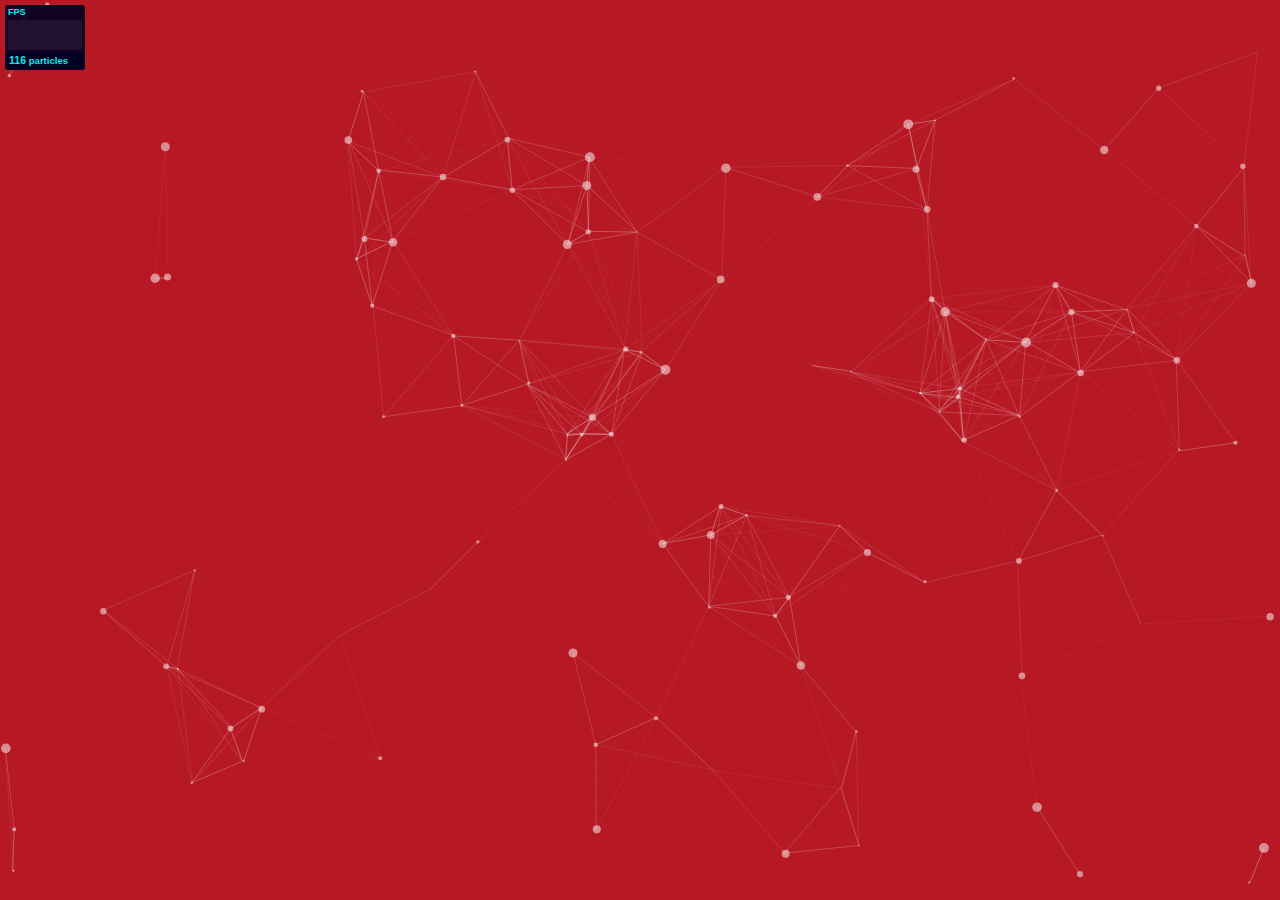
<file: mywebsite/particles.js-master/demo/index.html>
<!DOCTYPE html>
<html lang="en">
<head>
  <meta charset="utf-8">
  <title>particles.js</title>
  <meta name="description" content="particles.js is a lightweight JavaScript library for creating particles.">
  <meta name="author" content="Vincent Garreau" />
  <meta name="viewport" content="width=device-width, initial-scale=1.0, minimum-scale=1.0, maximum-scale=1.0, user-scalable=no">
  <link rel="stylesheet" media="screen" href="css/style.css">
</head>
<body>

<!-- count particles -->
<div class="count-particles">
  <span class="js-count-particles">--</span> particles
</div>

<!-- particles.js container -->
<div id="particles-js"></div>

<!-- scripts -->
<script src="../particles.js"></script>
<script src="js/app.js"></script>

<!-- stats.js -->
<script src="js/lib/stats.js"></script>
<script>
  var count_particles, stats, update;
  stats = new Stats;
  stats.setMode(0);
  stats.domElement.style.position = 'absolute';
  stats.domElement.style.left = '0px';
  stats.domElement.style.top = '0px';
  document.body.appendChild(stats.domElement);
  count_particles = document.querySelector('.js-count-particles');
  update = function() {
    stats.begin();
    stats.end();
    if (window.pJSDom[0].pJS.particles && window.pJSDom[0].pJS.particles.array) {
      count_particles.innerText = window.pJSDom[0].pJS.particles.array.length;
    }
    requestAnimationFrame(update);
  };
  requestAnimationFrame(update);
</script>

</body>
</html>
</file>
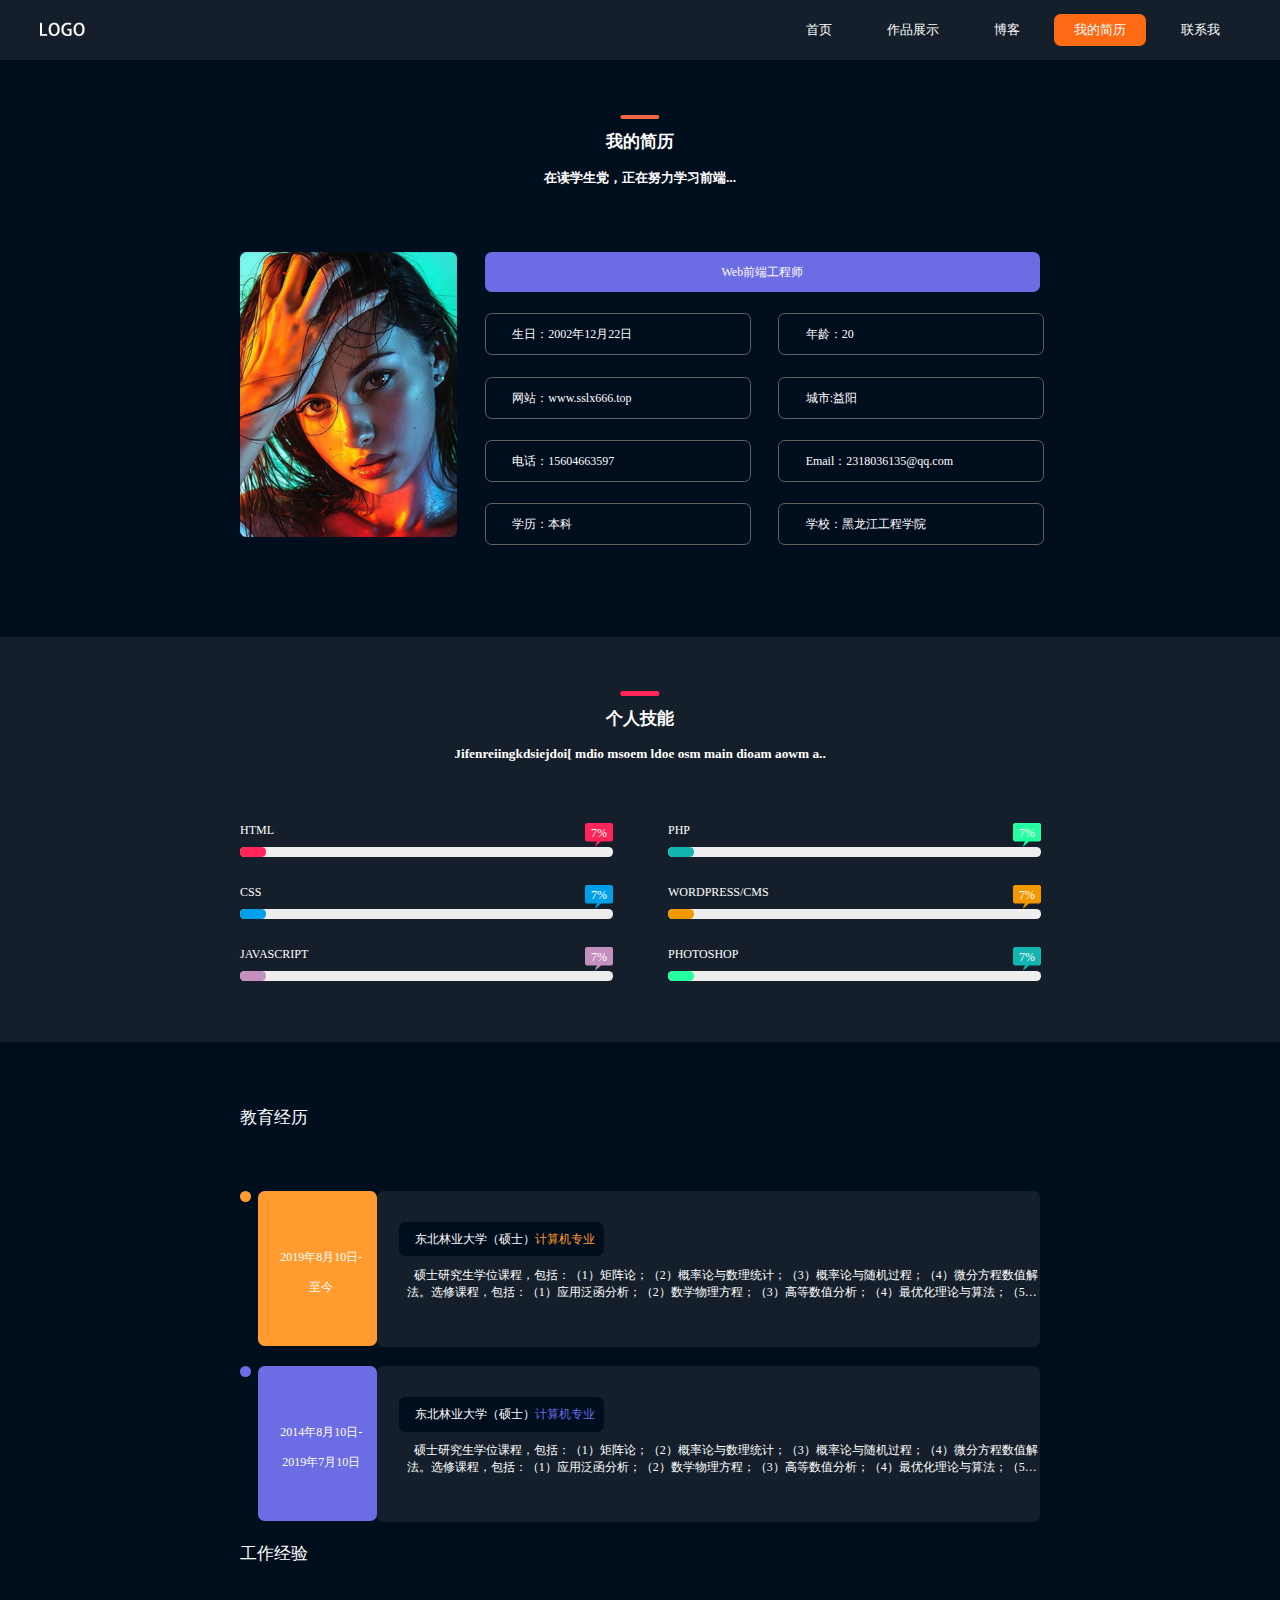
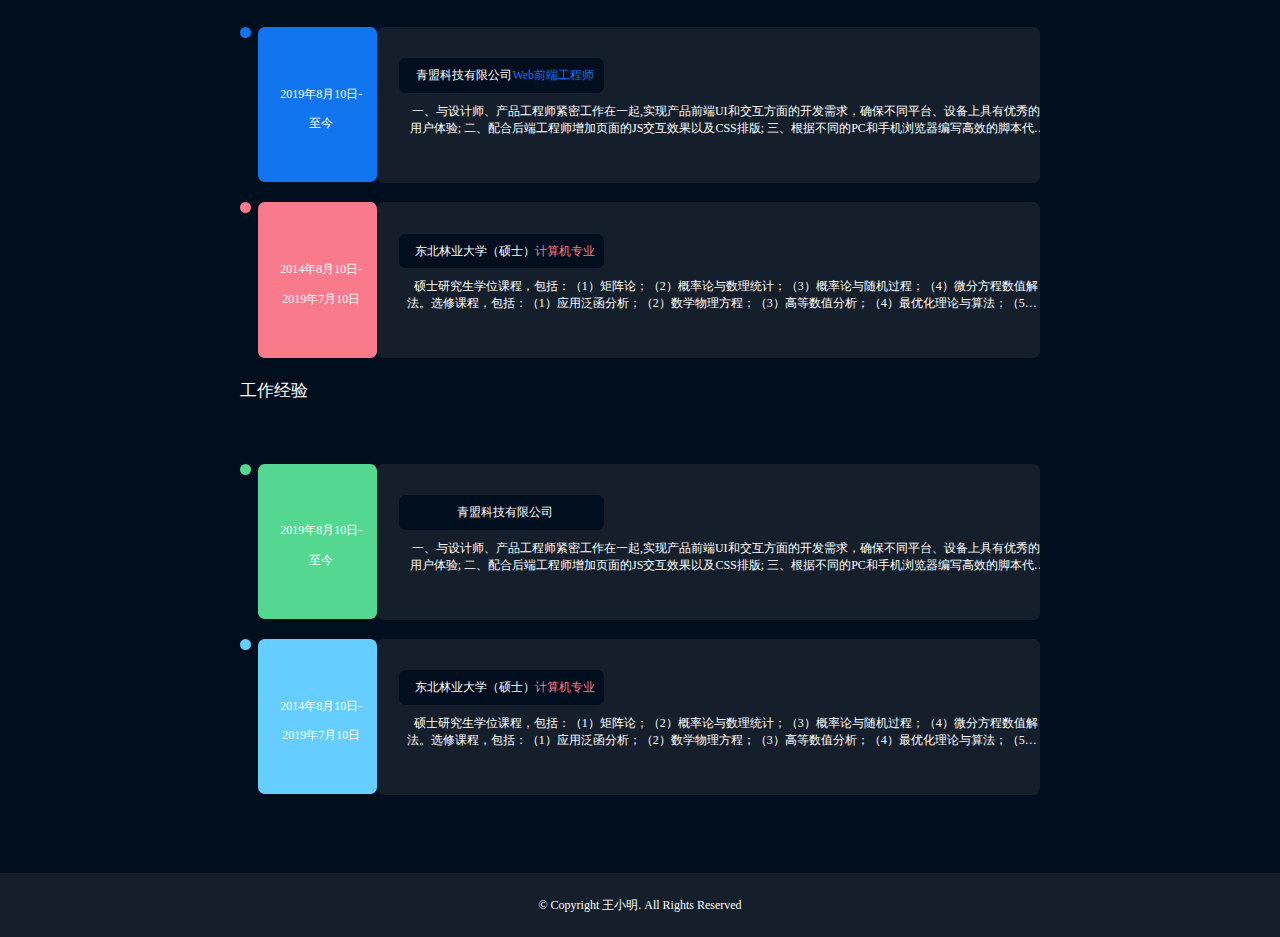
<file: mywebsite/个人网站/about.html>
<!DOCTYPE html>
<html lang="en">

<head>
  <meta charset="UTF-8">
  <meta http-equiv="X-UA-Compatible" content="IE=edge">
  <meta name="viewport" content="width=device-width, initial-scale=1.0">
  <title>我的网站</title>
  <!-- 公共文件 -->
  <link rel="stylesheet" href="./css/style.css">
  <link rel="stylesheet" href="./css/about.css">
</head>

<body>
  <div class="scroll-top" hidden>
    <img src="./images/scroll-top.png" alt="">
  </div>
  <!-- ======= Header ======= -->
  <header id="header">
  </header><!-- End Header -->
  <section id="About">
    <div id="AB-title">
      <h2 class="section-title">我的简历</h2>
      <h4 class="sub-title">在读学生党，正在努力学习前端...</h4>
    </div>
    <div id="AB-content" class="flex ">
      <div id="AB-img">
        <img src="./images/about/about1.png" alt="">
      </div>
      <div id="AB-introduction">
        <div id="AB-job">Web前端工程师</div>
        <div id="AB-personalInformation" class="flex">
          <ul>
            <li>生日：2002年12月22日</li>
            <li>网站：www.sslx666.top</li>
            <li>电话：15604663597</li>
            <li>学历：本科</li>
          </ul>
          <ul>
            <li>年龄：20</li>
            <li>城市:益阳</li>
            <li>Email：2318036135@qq.com</li>
            <li>学校：黑龙江工程学院</li>
          </ul>
        </div>
      </div>
    </div>
  </section>

  <section id="skill">
    <div id="skill-title">
      <h2 class="section-title">个人技能</h2>
      <h4 class="sub-title">Jifenreiingkdsiejdoi[ mdio msoem ldoe osm main dioam aowm a..</h4>
    </div>
    <div id="all-skill" class=" flex">
      <ul>
        <li>
          <div id="html-skill">
            <div class="flex justify-content-between">
              <p>HTML</p>
              <div id="htmllog" class="dialog"></div>
            </div>
            <div class="g-progressBar">
              <div id="htmlBar" class="progressBar"></div>
            </div>
        </li>
        <li>
          <div id="css-skill">
            <div class="flex justify-content-between">
              <p>CSS</p>
              <div id="csslog" class="dialog"></div>
            </div>
            <div class="g-progressBar">
              <div id="cssBar" class="progressBar"></div>
            </div>
        </li>
        <li>
          <div id="javascript-skill">
            <div class="flex justify-content-between">
              <p>JAVASCRIPT</p>
              <div id="javascriptlog" class="dialog"></div>
            </div>
            <div class="g-progressBar">
              <div id="jsBar" class="progressBar"></div>
            </div>
        </li>
      </ul>
      <ul>
        <li>
          <div id="php-skill">
            <div class="flex justify-content-between">
              <p>PHP</p>
              <div id="phplog" class="dialog"></div>
            </div>
            <div class="g-progressBar">
              <div id="phpBar" class="progressBar"></div>
            </div>
        </li>
        <li>
          <div id="wordpress-skill">
            <div class="flex justify-content-between">
              <p>WORDPRESS/CMS</p>
              <div id="wordpresslog" class="dialog"></div>
            </div>
            <div class="g-progressBar">
              <div id="wordpressBar" class="progressBar"></div>
            </div>
        </li>
        <li>
          <div id="photoshop-skill">
            <div class="flex justify-content-between">
              <p>PHOTOSHOP</p>
              <div id="photoshoplog" class="dialog"></div>
            </div>
            <div class="g-progressBar">
              <div id="photoshopBar" class="progressBar"></div>
            </div>
        </li>
      </ul>
    </div>
  </section>

  <section id="experience">
    <div id="experience-container">
      <div id="study-experience">
        <div class="experience-title">教育经历</div>
        <ul>
          <li id="li-ora" class="flex">
            <div class="Time orange">
              <p>2019年8月10日-</p>
              <p>至今</p>
            </div>
            <div class="information">
              <div class="in-title">东北林业大学（硕士）<span style="color: rgba(255, 155, 47, 1);">计算机专业</span></div>
              <div class="in-content">
                硕士研究生学位课程，包括：（1）矩阵论；（2）概率论与数理统计；（3）概率论与随机过程；（4）微分方程数值解法。选修课程，包括：（1）应用泛函分析；（2）数学物理方程；（3）高等数值分析；（4）最优化理论与算法；（5）微分几何与计算几何；（6）数学建模
              </div>
            </div>
          </li>
          <li id="li-pur" class="flex">
            <div class="Time purple">
              <p>2014年8月10日-</p>
              <p>2019年7月10日</p>
            </div>
            <div class="information">
              <div class="in-title">东北林业大学（硕士）<span style="color: rgba(108, 108, 229, 1);">计算机专业</span></div>
              <div class="in-content">
                硕士研究生学位课程，包括：（1）矩阵论；（2）概率论与数理统计；（3）概率论与随机过程；（4）微分方程数值解法。选修课程，包括：（1）应用泛函分析；（2）数学物理方程；（3）高等数值分析；（4）最优化理论与算法；（5）微分几何与计算几何；（6）数学建模
              </div>
            </div>
          </li>
        </ul>
      </div>
      <div id="job-experience">
        <div class="experience-title">工作经验</div>
        <ul>
          <li id="li-blue" class="flex">
            <div class="Time" style="background-color: rgba(18, 117, 240, 1);">
              <p>2019年8月10日-</p>
              <p>至今</p>
            </div>
            <div class="information">
              <div class="in-title">青盟科技有限公司<span style="color: rgba(18, 117, 240, 1);">Web前端工程师</span></div>
              <div class="in-content">一、与设计师、产品工程师紧密工作在一起,实现产品前端UI和交互方面的开发需求，确保不同平台、设备上具有优秀的用户体验;
                二、配合后端工程师增加页面的JS交互效果以及CSS排版;
                三、根据不同的PC和手机浏览器编写高效的脚本代码;
                四、持续的优化前端体验和页面响应速度，并保证兼容性和执行效率。
                五、结合页面和系统功能，完成移动端页面/微信H5/小程序的开发、调试等工作，高效、高质地完成代码编写，确保符合前端代码规范;
                六、与后端开发团队紧密配合，完成接口对接，确保前后端有效交互;
                七、综合运用客户端和服务器端构建与优化方案、模块化开发等手段，提升开发效率和系统性能。</div>
            </div>
          </li>
          <li id="li-pink" class="flex">
            <div class="Time " style="background-color: rgba(249, 123, 139, 1);">
              <p>2014年8月10日-</p>
              <p>2019年7月10日</p>
            </div>
            <div class="information">
              <div class="in-title">东北林业大学（硕士）<span style="color: rgba(249, 123, 139, 1);">计算机专业</span></div>
              <div class="in-content">
                硕士研究生学位课程，包括：（1）矩阵论；（2）概率论与数理统计；（3）概率论与随机过程；（4）微分方程数值解法。选修课程，包括：（1）应用泛函分析；（2）数学物理方程；（3）高等数值分析；（4）最优化理论与算法；（5）微分几何与计算几何；（6）数学建模
              </div>
            </div>
          </li>
        </ul>
      </div>
      <div id="project-experience">
        <div class="experience-title">工作经验</div>
        <ul>
          <li id="li-green" class="flex">
            <div class="Time" style="background-color:rgba(84, 216, 145, 1);">
              <p>2019年8月10日-</p>
              <p>至今</p>
            </div>
            <div class="information">
              <div class="in-title">青盟科技有限公司</div>
              <div class="in-content">一、与设计师、产品工程师紧密工作在一起,实现产品前端UI和交互方面的开发需求，确保不同平台、设备上具有优秀的用户体验;
                二、配合后端工程师增加页面的JS交互效果以及CSS排版;
                三、根据不同的PC和手机浏览器编写高效的脚本代码;
                四、持续的优化前端体验和页面响应速度，并保证兼容性和执行效率。
                五、结合页面和系统功能，完成移动端页面/微信H5/小程序的开发、调试等工作，高效、高质地完成代码编写，确保符合前端代码规范;
                六、与后端开发团队紧密配合，完成接口对接，确保前后端有效交互;
                七、综合运用客户端和服务器端构建与优化方案、模块化开发等手段，提升开发效率和系统性能。</div>
            </div>
          </li>
          <li id="li-light" class="flex">
            <div class="Time " style="background-color: rgba(101, 205, 255, 1);">
              <p>2014年8月10日-</p>
              <p>2019年7月10日</p>
            </div>
            <div class="information">
              <div class="in-title">东北林业大学（硕士）<span style="color: rgba(249, 123, 139, 1);">计算机专业</span></div>
              <div class="in-content">
                硕士研究生学位课程，包括：（1）矩阵论；（2）概率论与数理统计；（3）概率论与随机过程；（4）微分方程数值解法。选修课程，包括：（1）应用泛函分析；（2）数学物理方程；（3）高等数值分析；（4）最优化理论与算法；（5）微分几何与计算几何；（6）数学建模
              </div>
            </div>
          </li>
        </ul>
      </div>
    </div>
    </div>
  </section>

  <!-- ======= Footer ======= -->
  <footer>
    <div>© Copyright 王小明. All Rights Reserved</div>
  </footer><!-- End Footer -->
  <script src="./js/main.js"></script>
  <script src="./js/about.js"></script>
</body>

</html>
</file>
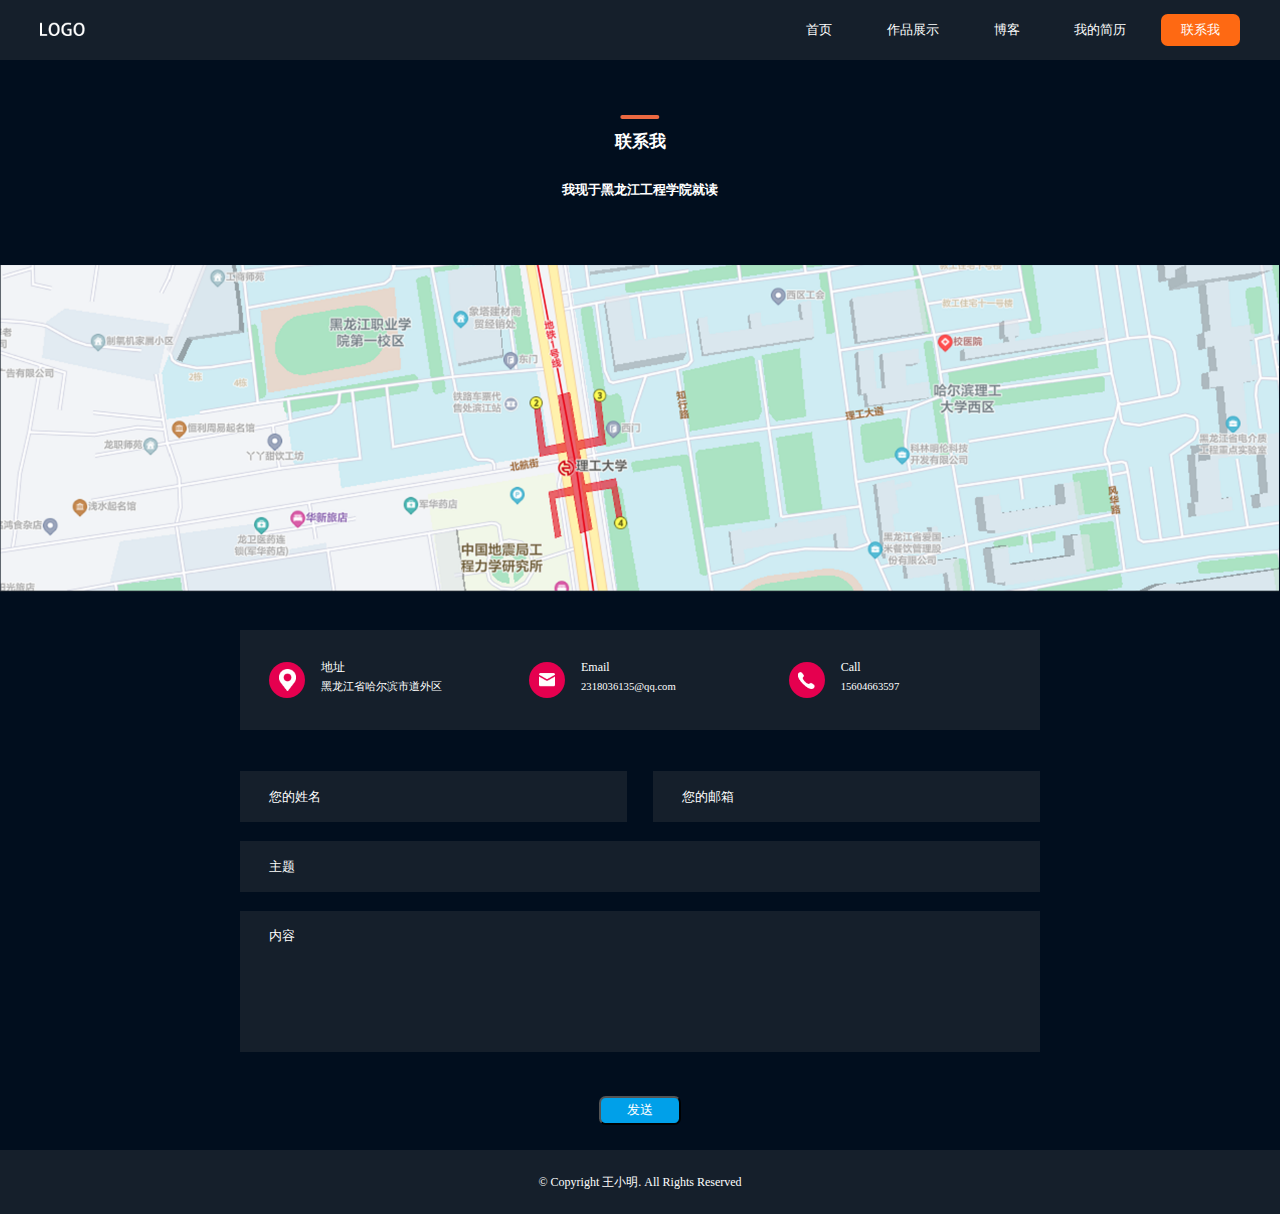
<file: mywebsite/个人网站/contact.html>
<!DOCTYPE html>
<html lang="en">

<head>
  <meta charset="UTF-8">
  <meta http-equiv="X-UA-Compatible" content="IE=edge">
  <meta name="viewport" content="width=device-width, initial-scale=1.0">
  <title>我的网站</title>
  <!-- 公共文件 -->
  <link rel="stylesheet" href="./css/style.css">
  <!-- 主样式文件 -->
  <link rel="stylesheet" href="./css/contact.css">
</head>

<body>

  <!-- ======= Header ======= -->
  <header id="header"></header><!-- End Header -->
  <!-- ======= Main ======= -->
  <main>
    <div id="particles-js"></div>
    <h2 class="section-title">联系我</h2>
    <h4 class="sub-title">我现于黑龙江工程学院就读</h4>
    <!-- 地图背景 -->
    <div class="background">
      <img src="./images/contact/地图背景@2x.png" alt="">
    </div>
    <!-- 联系方式 -->
    <div class="contact-way">
      <section class="address">
        <div class="contact-font">
          <img src="./images/contact/导航地址@2x.png" alt="">
        </div>
        <div class="contact-text">
          <h3>地址 </h3>
          <h4>黑龙江省哈尔滨市道外区</h4>
        </div>
      </section>
      <section class="email">
        <div class="contact-font">
          <img src="./images/contact/邮箱@2x.png" alt="">
        </div>
        <div class="contact-text">
          <h3>Email </h3>
          <h4>2318036135@qq.com </h4>
        </div>
      </section>
      <section class="call">
        <div class="contact-font">
          <img src="./images/contact/电话@2x.png" alt="">
        </div>
        <div class="contact-text">
          <h3>Call </h3>
          <h4>15604663597 </h4>
        </div>
      </section>
    </div>
    <!-- 联系输入框 contact-input -->
    <div class="contact-input">
      <section class="user">
        <input type="text" placeholder="您的姓名">
        <input type="text" placeholder="您的邮箱">
      </section>
      <section class="subject">
        <input type="text" placeholder="主题">
      </section>
      <section class="content">
        <input type="text" placeholder="内容">
      </section>
    </div>
    <button>发送</button>
    <div class="scroll-top" hidden>
      <img src="./images/scroll-top.png" alt="">
    </div>
    <div class="main-foot"></div>
  </main><!-- End Main -->
  <!-- ======= Footer ======= -->
  <footer>
    <div class="footer-text">© Copyright 王小明. All Rights Reserved</div>
  </footer><!-- End Footer -->


  <script src="./js/main.js"></script>
</body>

</html>
</file>
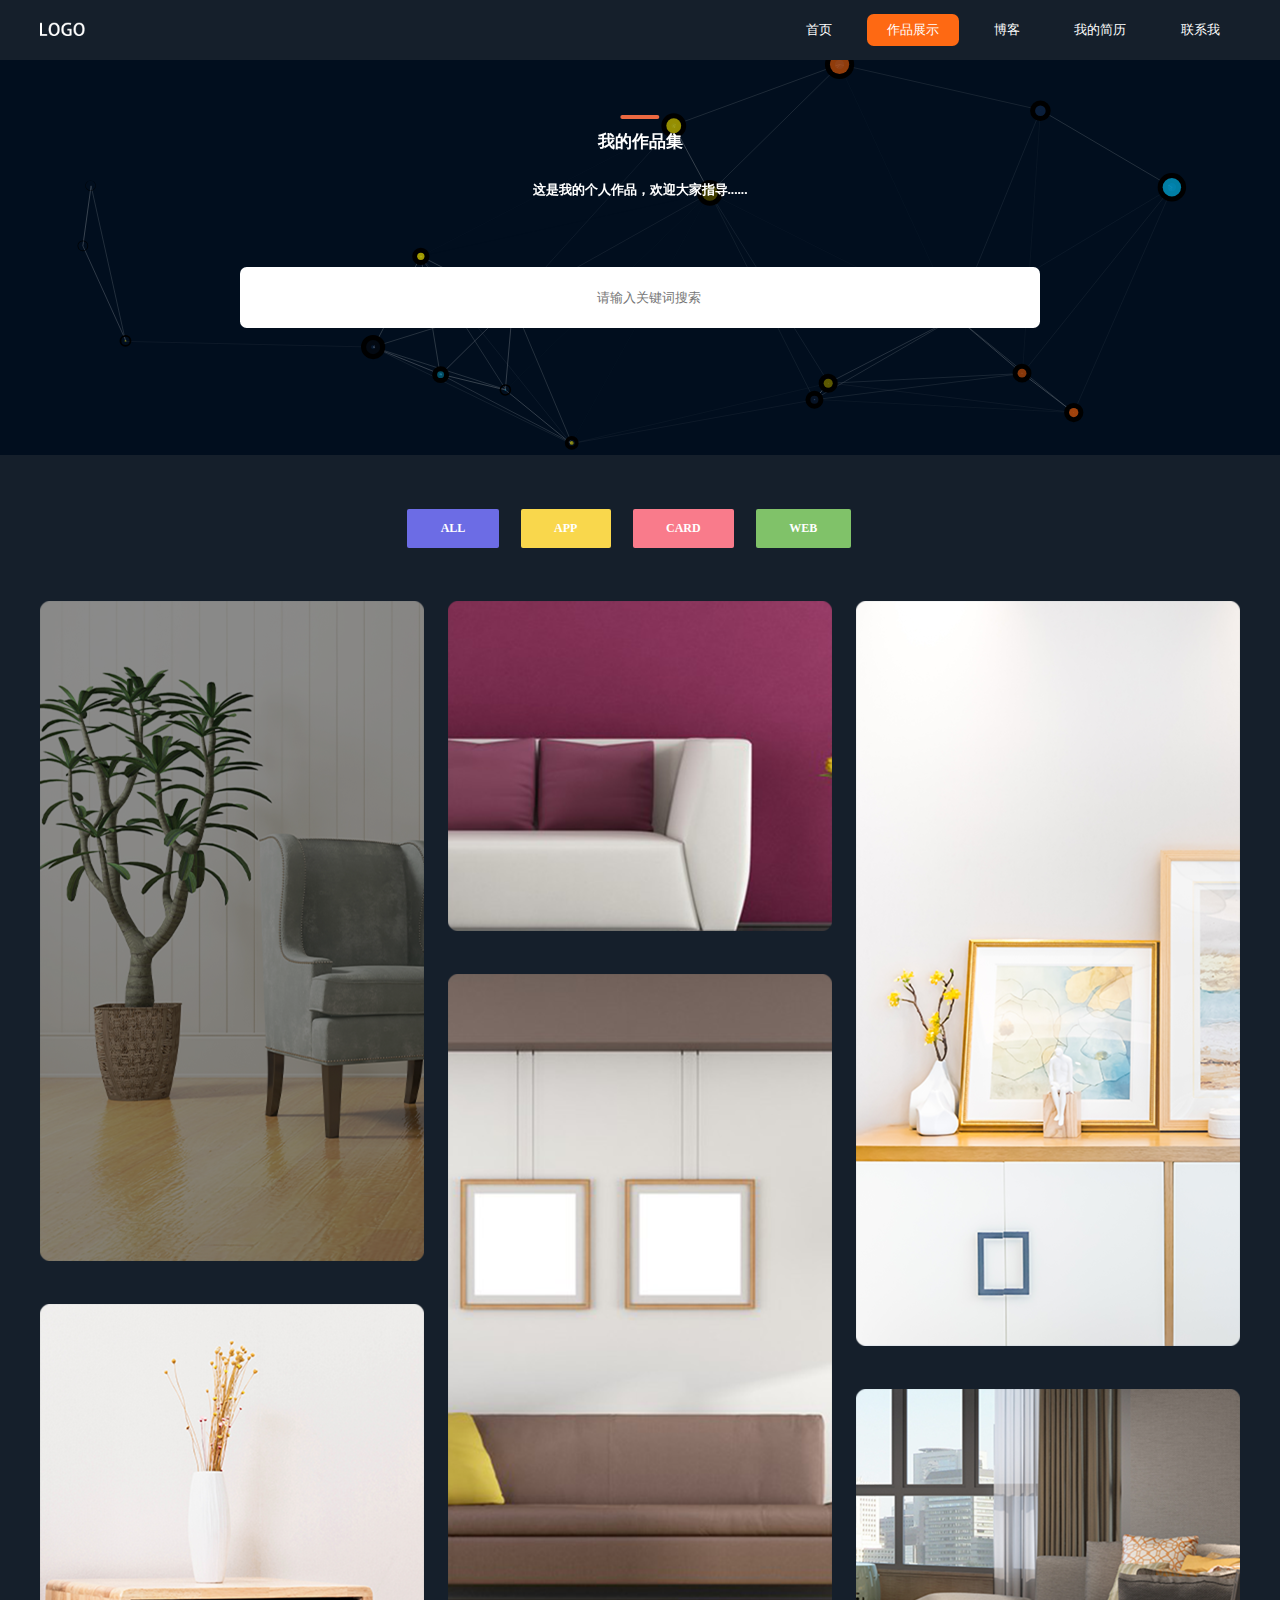
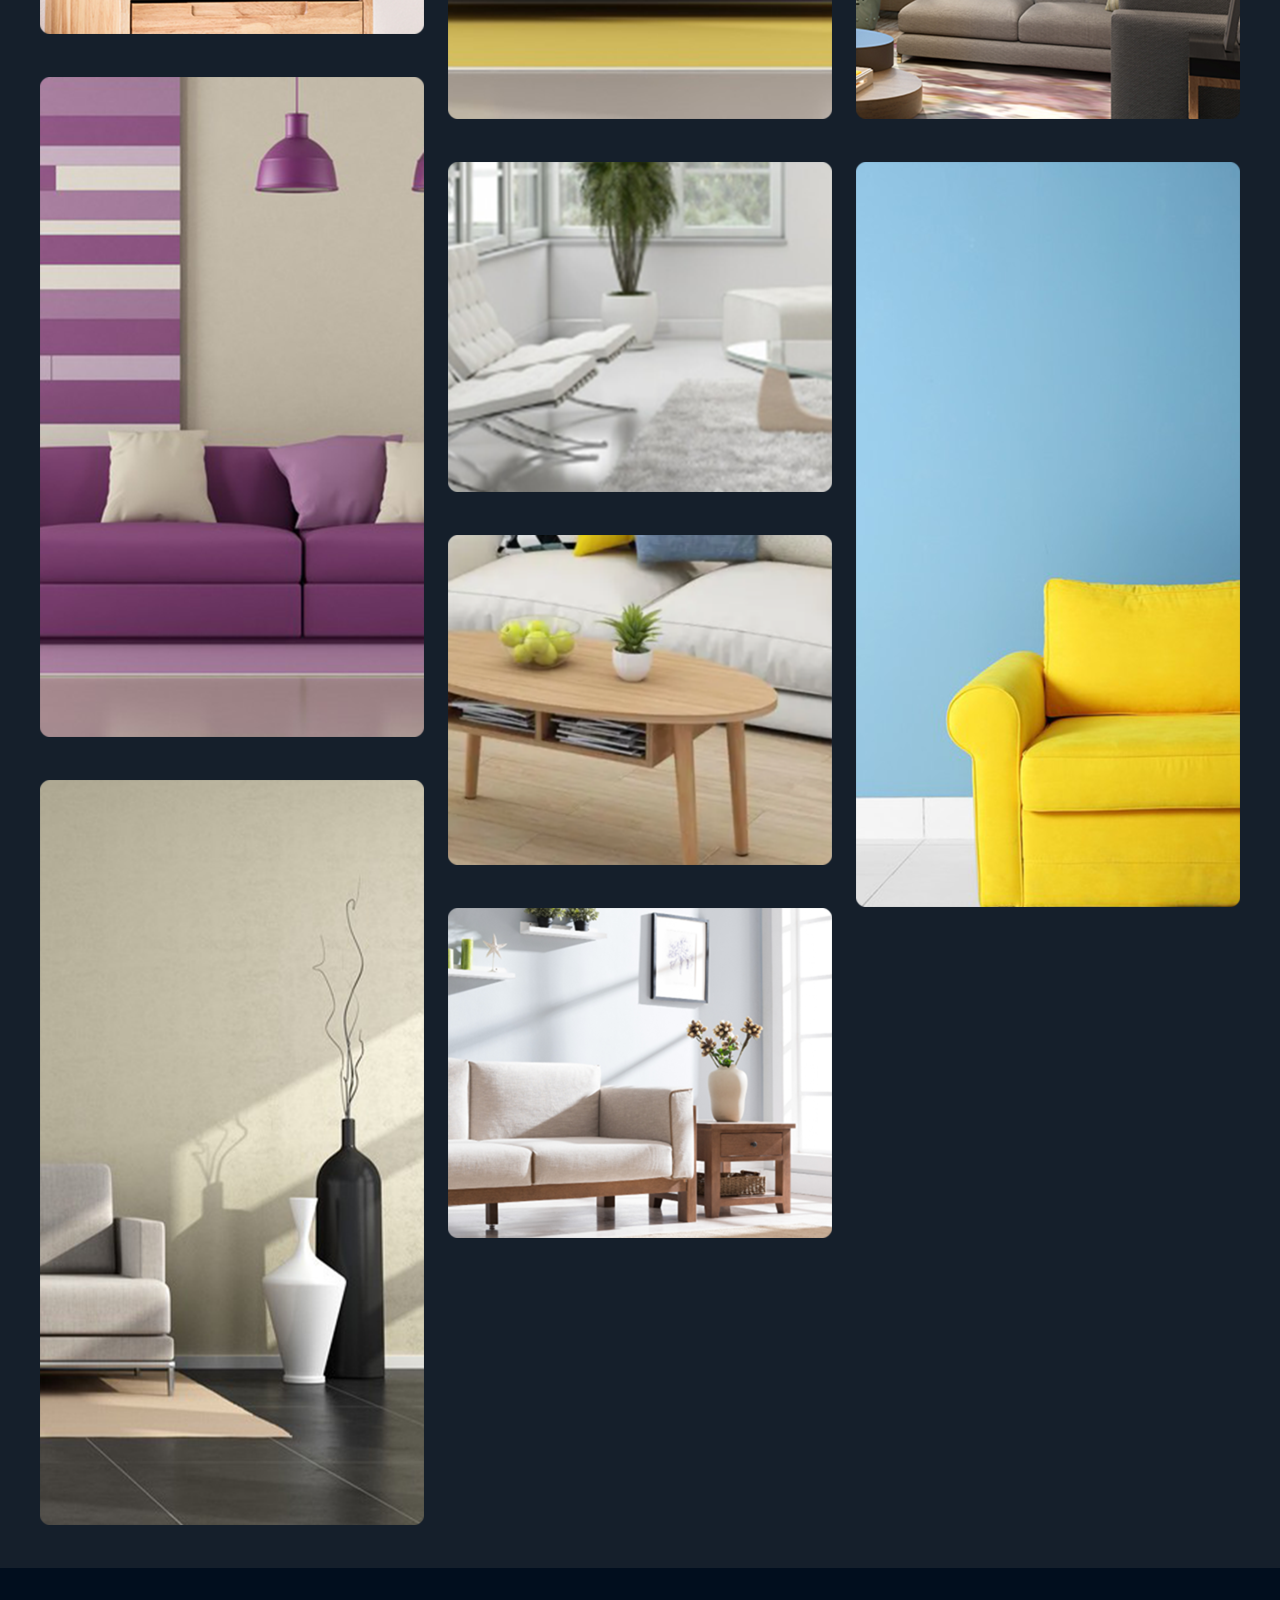
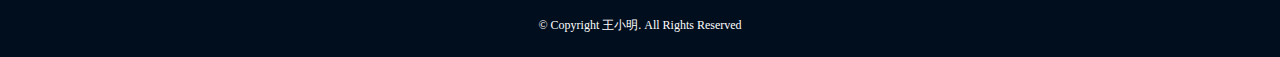
<file: mywebsite/个人网站/protfolio.html>
<!DOCTYPE html>
<html lang="en">

<head>
  <meta charset="UTF-8">
  <meta http-equiv="X-UA-Compatible" content="IE=edge">
  <meta name="viewport" content="width=device-width, initial-scale=1.0">
  <title>我的网站</title>
  <!-- 字体文件 -->
  <link rel="stylesheet" href="./fonts/iconfont.css">
  <!-- 公共文件 -->
  <link rel="stylesheet" href="./css/style.css">
  <!-- 主css文件 -->
  <link rel="stylesheet" href="./css/protfolio.css">
</head>

<body>
  <!-- ======= Header ======= -->
  <header id="header"></header><!-- End Header -->
  <!-- ======= Main ======= -->
  <main>
    <!-- 搜索 Section -->
    <section id="search">
      <div id="particles-js"></div>
      <h2 class="section-title">我的作品集</h2>
      <h4 class="sub-title">这是我的个人作品，欢迎大家指导......</h4>
      <div class="flex form-wrap">
        <input type="text" placeholder="请输入关键词搜索">
      </div>
      </div>
    </section>
    <!-- End 搜索 -->
    <!-- ======= 作品集瀑布流 ======= -->
    <section id="protfolio" class="container">
      <ul class="type-tags">
        <li>ALL</li>
        <li>APP</li>
        <li>CARD</li>
        <li>WEB</li>
      </ul>
      <div class="waterfall-wrap container">
        <ul></ul>
        <ul></ul>
        <ul></ul>
      </div>

    </section><!-- End 作品集瀑布流 -->
    <div class="scroll-top" hidden>
      <img src="./images/scroll-top.png" alt="">
    </div>
    <div class="main-foot"></div>
  </main><!-- End Main -->

  <!-- ======= Footer ======= -->
  <footer>
    <div class="footer-text">© Copyright 王小明. All Rights Reserved</div>
  </footer><!-- End Footer -->

  <!-- 粒子特效库 -->
  <script src="./js/particles.js"></script>
  <!-- 公共样式文件 -->
  <script src="./js/main.js"></script>
  <!-- 主样式文件 -->
  <script src="./js/protfolio.js"></script>
</body>

</html>
</file>
<file: mywebsite/个人网站/css/about.css>
#About {
  background: #010E1E;
}

.purple {
  background: rgba(108, 108, 229, 1);
}

.orange {
  background: #FF9B2F;
}


.sub-title {
  margin-top: 0.24rem;
}

#AB-content {
  width: 12rem;
  color: #fff;
  margin: 0 auto;
  margin-top: 0.97rem;
  padding-bottom: 1.37rem;
}

#AB-img img {
  width: 3.26rem;
  height: 4.28rem;
}

#AB-job {
  width: 8.33rem;
  height: 0.6rem;
  background: #6C6CE5;
  border-radius: 0.1rem;
  text-align: center;
  line-height: 0.6rem;
  margin-left: 0.41rem;
}

#AB-personalInformation ul li {
  width: 3.56rem;
  height: 0.6rem;
  border: 1px solid #626262;
  border-radius: 0.1rem;
  line-height: 0.6rem;
  margin-top: 0.32rem;
  margin-left: 0.41rem;
  padding-left: 0.4rem;
}

/* About  end*/

/* skill begin */
#skill {
  color: #fff;
}

#skill .section-title::before {
  background: rgba(255, 37, 88, 1);
}

#all-skill {
  width: 12rem;
  margin: 0.92rem auto;
}

#all-skill ul {
  margin-right: 0.82rem;
}

#all-skill ul:last-child {
  margin-right: 0;
}

#all-skill li {
  width: 5.6rem;
  margin-bottom: 0.43rem;
}

#all-skill ul li:last-child {
  margin-bottom: 0;
}

.dialog {
  width: 0.43rem;
  height: 0.36rem;
  line-height: 0.3rem;
  background-size: cover;
  text-align: center;
}

.g-progressBar {
  width: 5.6rem;
  height: 0.14rem;
  border-radius: 0.07rem;
  background: #eee;

}

.progressBar {
  height: inherit;
  border-radius: 0.07rem;
}

#html-skill .dialog {
  background-image: url(../images/about/about-pink.png);
}

#css-skill .dialog {
  background-image: url(../images/about/about-blue.png);
}

#javascript-skill .dialog {
  background-image: url(../images/about/about-purple.png);
}

#php-skill .dialog {
  background-image: url(../images/about/about-lightgreen.png);
}

#wordpress-skill .dialog {
  background-image: url(../images/about/about-organge.png);
}

#photoshop-skill .dialog {
  background-image: url(../images/about/about-green.png);
}

#html-skill .progressBar {
  background: rgba(255, 37, 88, 1);
  width: 0;
}

#css-skill .progressBar {
  background: rgba(0, 160, 233, 1);
  width: 0;
}

#javascript-skill .progressBar {
  background: rgba(196, 144, 191, 1);
  width: 0;
}

#php-skill .progressBar {
  background: rgba(19, 181, 177, 1);
  width: 0;
}

#wordpress-skill .progressBar {
  background: rgba(243, 152, 0, 1);
  width: 0;
}

#photoshop-skill .progressBar {
  background: rgba(37, 255, 160, 1);
  width: 0;
}

/* About end */
/* experience begin */
#experience {
  color: #fff;
  background: #010E1E;
}


#experience li {
  text-indent: 0.12rem;
  margin-bottom: 0.29rem;
}

#experience li:before {
  content: "";
  display: inline-block;
  width: 0.18rem;
  height: 0.165rem;
  border-radius: 50%;
  padding-right: 0.02rem;
  margin-right: 0.1rem;
}

#experience-container {
  width: 12.01rem;
  margin: 0 auto;
  padding-top: 0.94rem;
  padding-bottom: 0.88rem;
}

.experience-title {
  font-size: 0.26rem;
  margin-bottom: 0.93rem;
}

.Time {
  width: 2.07rem;
  height: 2.33rem;
  border-radius: 0.1rem;
  text-align: center;
}

.Time p {
  margin-top: 0.88rem;
  margin-bottom: 0.19rem;
}

.Time p:last-child {
  margin: 0;
}

.information {
  width: 11.58rem;
  height: 2.34rem;
  background: #151F2B;
  border-radius: 0.1rem;
  text-align: center;
  position: relative;
}

.in-title {
  width: 3.08rem;
  height: 0.52rem;
  background: #010E1E;
  border-radius: 0.1rem;
  position: absolute;
  left: 0.33rem;
  top: 0.47rem;
  line-height: 0.52rem;
}

.in-content {
  position: absolute;
  left: 0.4rem;
  bottom: 0.69rem;
  overflow: hidden;
  display: -webkit-box;
  -webkit-line-clamp: 2;
  -webkit-box-orient: vertical;
  text-overflow: ellipsis;
}

#li-ora::before {
  background: #FF9B2F;
}

#li-pur::before {
  background: rgba(108, 108, 229, 1);
}

#li-blue::before {
  background: rgba(18, 117, 240, 1);
}

#li-pink::before {
  background: rgba(249, 123, 139, 1);
}

#li-green::before {
  background: rgba(84, 216, 145, 1);
}

#li-light::before {
  background: rgba(101, 205, 255, 1);
}
</file>
<file: mywebsite/个人网站/css/contact.css>
/* ---------------------------------------------------------------------------
# main 
 --------------------------------------------------------------------------*/
main {
    background: #010E1E;
}

.background {
    margin-top: 0.99rem;
    margin-bottom: 0.58rem;
}

.background img {
    width: 19.19rem;
}

button {
    width: 1.23rem;
    height: 0.44rem;
    background: #00A0E9;
    border-radius: 0.1rem;
    color: #fff;
    margin-left: 8.99rem;
    margin-top: 0.36rem;
}

/* ---------------------------------------------------------------------------
# contact-way 联系方式
 --------------------------------------------------------------------------*/
.contact-way {
    width: 12rem;
    height: 1.5rem;
    background: #151F2B;
    margin-left: 3.6rem;
    margin-bottom: 0.61rem;
    display: flex;
    justify-content: space-between;
    align-items: center;
}

.contact-way section {
    display: flex;
}

.address {
    margin-left: 0.44rem;
}

.call {
    margin-right: 0.44rem;
}

.contact-font {
    width: 0.54rem;
    height: 0.54rem;
    background: #E5004F;
    border-radius: 50%;
    display: flex;
    align-items: center;
    justify-content: center;
}

.contact-font img {
    width: 0.25rem;
}

.contact-text {
    color: #fff;
}

.contact-text h3 {
    width: 0.47rem;
    height: 0.15rem;
    font-size: 0.18rem;
    font-family: Source Han Sans CN;
    font-weight: 500;
    color: #FFFFFF;
    line-height: 0.15rem;
    margin-left: 0.24rem;
    margin-bottom: 0.14rem;
}

.contact-text h4 {
    width: 2.55rem;
    height: 0.17rem;
    font-size: 0.16rem;
    font-family: Source Han Sans CN;
    font-weight: 400;
    color: #FFFFFF;
    line-height: 0.15rem;
    margin-left: 0.24rem;
}

/* -------------------------------------------------------------------------
# contact-input 
---------------------------------------------------------------------------*/
.contact-input {
    margin-left: 3.6rem;
}

.contact-input section input {
    border-style: none;
    background: #151F2B;
    margin-bottom: 0.29rem;
    text-indent: 0.43rem;
}

.contact-input section input::-webkit-input-placeholder {
    color: #fff;
}

.user {
    display: flex;
}

.user input {
    width: 5.8rem;
    height: 0.76rem;
    margin-right: 0.4rem;
}

.subject input {
    width: 12rem;
    height: 0.76rem;
}

.content input {
    width: 12rem;
    height: 2.12rem;
}

.content input::-webkit-input-placeholder {
    position: relative;
    top: -0.7rem;
}
</file>
<file: mywebsite/个人网站/fonts/iconfont.css>
@font-face {
  font-family: "iconfont"; /* Project id 3550800 */
  src: url('iconfont.woff2?t=1659063593279') format('woff2'),
       url('iconfont.woff?t=1659063593279') format('woff'),
       url('iconfont.ttf?t=1659063593279') format('truetype');
}

.iconfont {
  font-family: "iconfont" !important;
  font-size: 16px;
  font-style: normal;
  -webkit-font-smoothing: antialiased;
  -moz-osx-font-smoothing: grayscale;
}

.qm-link:before {
  content: "\e756";
}

.qm-search:before {
  content: "\e752";
}

.qm-next:before {
  content: "\e600";
}

.qm-prev:before {
  content: "\e601";
}

.qm-arrow-right:before {
  content: "\e624";
}

.qm-clock:before {
  content: "\e8c4";
}

.qm-envelope:before {
  content: "\e982";
}

.qm-address:before {
  content: "\e649";
}
</file>
<file: mywebsite/个人网站/css/protfolio.css>
/*--------------------------------------------------------------
# 粒子特效区域
--------------------------------------------------------------*/
#search {
  position: relative;
  height: 5.93rem;
}

#search>* {
  position: relative;
}

#particles-js {
  height: 5.93rem;
  background: #010e1e;
  width: 100%;
  position: absolute;
  top: 0;
}

#search .search-content {
  position: absolute;
  left: 50%;
  transform: translateX(-50%);
}

.form-wrap {
  display: inline-flex;
  margin-top: 1.02rem;
  left: 50%;
  transform: translateX(-50%);
}

#search input {
  width: 12rem;
  height: 0.91rem;
  background: #ffffff;
  border-radius: 0.1rem 0.1rem 0.1rem 0.1rem;
  border: none;
  outline: none;
  text-indent: 5.36rem;
  box-sizing: border-box;
}

#search input:focus {
  border: #e46a2b 2px solid;
}

#search button:hover {
  background: #ca4e05;
}

/*--------------------------------------------------------------
  # 瀑布流区域
  --------------------------------------------------------------*/
.type-tags {
  display: flex;
  justify-content: center;
  margin: 0.8rem auto;
}

.type-tags li {
  font-size: 0.18rem;
  color: #ffffff;
  font-weight: bold;
  padding: 0.18rem 0.5rem;
  border-radius: 0.03rem;
  margin-right: 0.33rem;
  cursor: pointer;
}

.type-tags li:nth-child(1) {
  background: #6c6ce5;
}

.type-tags li:nth-child(2) {
  background: #f9d74c;
}

.type-tags li:nth-child(3) {
  background: #f97b8b;
}

.type-tags li:nth-child(4) {
  background: #80c269;
}

.waterfall-wrap {
  display: flex;
  justify-content: space-between;
  align-items: flex-start;
}

.waterfall-wrap ul {
  width: 384px;
}

.waterfall-wrap li {
  margin-bottom: 43px;
  color: #fff;
  position: relative;

}
#li-wrap{
  position:relative;
  padding: 0;
}
#hover-wrap {
  text-align: center;
  background: rgba(34, 34, 34, 0.6);
  top: 0;
  left: 0;
  right: 0;
  bottom: 0;
  position: absolute;
  opacity: 0;
  transition: 0.3s;
  display: none;
}
#li-wrap:hover #hover-wrap {
  opacity: 1;
}
#hover-wrap.active {
  display: block;
}
#word{
  position: absolute;
  top: 50%;
  left: 25%;
}
.waterfall-wrap li p {
  width: 2.28rem;
  height: 0.49rem;
  background: #FE6913;
  border-radius: 0.1rem;
  line-height: 0.49rem;
  text-align: center;
  margin: 0 auto;
 
  
}

.waterfall-wrap li i {
  display: block;
  font-size: 0.31rem;

}

.waterfall-wrap img {
  width: 384px;
  /* float: left; */

}

/*----------------------------------------------------------------------
  # Footer 
   ----------------------------------------------------------------------*/
footer {
  background: #010E1E;
}
</file>
<file: mywebsite/particles.js-master/demo/css/style.css>
/* =============================================================================
   HTML5 CSS Reset Minified - Eric Meyer
   ========================================================================== */

html,body,div,span,object,iframe,h1,h2,h3,h4,h5,h6,p,blockquote,pre,abbr,address,cite,code,del,dfn,em,img,ins,kbd,q,samp,small,strong,sub,sup,var,b,i,dl,dt,dd,ol,ul,li,fieldset,form,label,legend,table,caption,tbody,tfoot,thead,tr,th,td,article,aside,canvas,details,figcaption,figure,footer,header,hgroup,menu,nav,section,summary,time,mark,audio,video{margin:0;padding:0;border:0;outline:0;font-size:100%;vertical-align:baseline;background:transparent}
body{line-height:1}
article,aside,details,figcaption,figure,footer,header,hgroup,menu,nav,section{display:block}
nav ul{list-style:none}
blockquote,q{quotes:none}
blockquote:before,blockquote:after,q:before,q:after{content:none}
a{margin:0;padding:0;font-size:100%;vertical-align:baseline;background:transparent;text-decoration:none}
mark{background-color:#ff9;color:#000;font-style:italic;font-weight:bold}
del{text-decoration:line-through}
abbr[title],dfn[title]{border-bottom:1px dotted;cursor:help}
table{border-collapse:collapse;border-spacing:0}
hr{display:block;height:1px;border:0;border-top:1px solid #ccc;margin:1em 0;padding:0}
input,select{vertical-align:middle}
li{list-style:none}


/* =============================================================================
   My CSS
   ========================================================================== */

/* ---- base ---- */

html,body{ 
	width:100%;
	height:100%;
	background:#111;
}

html{
  -webkit-tap-highlight-color: rgba(0, 0, 0, 0);
}

body{
  font:normal 75% Arial, Helvetica, sans-serif;
}

canvas{
  display:block;
  vertical-align:bottom;
}


/* ---- stats.js ---- */

.count-particles{
  background: #000022;
  position: absolute;
  top: 48px;
  left: 0;
  width: 80px;
  color: #13E8E9;
  font-size: .8em;
  text-align: left;
  text-indent: 4px;
  line-height: 14px;
  padding-bottom: 2px;
  font-family: Helvetica, Arial, sans-serif;
  font-weight: bold;
}

.js-count-particles{
  font-size: 1.1em;
}

#stats,
.count-particles{
  -webkit-user-select: none;
  margin-top: 5px;
  margin-left: 5px;
}

#stats{
  border-radius: 3px 3px 0 0;
  overflow: hidden;
}

.count-particles{
  border-radius: 0 0 3px 3px;
}


/* ---- particles.js container ---- */

#particles-js{
  width: 100%;
  height: 100%;
  background-color: #b61924;
  background-image: url('');
  background-size: cover;
  background-position: 50% 50%;
  background-repeat: no-repeat;
}
</file>
<file: mywebsite/个人网站/css/style.css>
/*--------------------------------------------------------------
# css reset, 样式重置
--------------------------------------------------------------*/
* {
  margin: 0;
  padding: 0;
}

ul,
ol,
li {
  list-style: none;
}

a {
  text-decoration: none;
  /* 方便a标签颜色的设置，让他自动继承父元素的颜色 */
  color: inherit;
}

body {
  /* 解决rem.js设置html字体大小，导致所有元素字体大小都特别大的问题 */
  font-size: 12px;
  background: #151f2b;
  font-family: Source Han Sans CN;
}

img {
  vertical-align: top;
}

/* 

1920/1512   = 90/x

*/

/* 
    1920                 100
    ----------    =   -----------
    你的宽（wW）        你的字体大小
*/

/*--------------------------------------------------------------
# 公共类 ， 工具类
--------------------------------------------------------------*/
/* 主区域大小，水平居中 */
.container {
  width: 1200px;
  height: 100%;
  margin: 0 auto;
}

.flex {
  display: flex;
}

.align-items-center {
  align-items: center;
}

.justify-content-between {
  justify-content: space-between;
}

.section-title {
  font-size: 0.26rem;
  color: #fff;
  text-align: center;
  position: relative;
  padding-top: 1.04rem;
}

.section-title::before {
  position: absolute;
  bottom: 0.51rem;
  left: 50%;
  transform: translateX(-50%);
  content: "";
  display: inline-block;
  width: 0.59rem;
  height: 0.07rem;
  background: #ec6941;
  border-radius: 0.03rem;
}

.section-title.blue::before {
  background: #4194f3;
}

.sub-title {
  margin-top: 0.42rem;
  font-size: 0.2rem;
  color: #fff;
  text-align: center;
}

.btn {
  display: inline-block;
  padding: 0.16rem 0.37rem;
  font-size: 0.14rem;
  color: #ffffff;
  border-radius: 0.1rem;
  transition: 0.3s;
}

.btn.orange {
  background: rgba(228, 106, 43, 1);
}

.btn.orange:hover {
  background: rgba(228, 106, 43, 0.7);
}

.btn.blue {
  background: rgba(65, 148, 243, 1);
}

.btn.blue:hover {
  background: rgba(65, 148, 243, 0.7);
}

.more-box {
  margin: 0.58rem 0;
  text-align: center;
}

/*--------------------------------------------------------------
# header
--------------------------------------------------------------*/

#header {
  height: 0.9rem;
}

#header .logo {
  width: 0.67rem;
}

#navbar ul {
  display: flex;
}

#navbar li {
  margin-left: 0.22rem;
  font-size: 0.2rem;
  font-family: Adobe Heiti Std;
  color: #ffffff;
  padding: 0.11rem 0.3rem;
  border-radius: 0.1rem;
  transition: 0.3s;
}

#navbar li.active {
  background: rgba(254, 105, 19, 1);
}

#navbar li:hover:not(.active) {
  /* background: rgba(254, 105, 19, 0.3); */
  color: rgba(254, 105, 19, 1);
}

/*------------------------------------------------------------------------
# scroll-top
 ------------------------------------------------------------------------*/
 body {
  position: relative;
}

.scroll-top {
  position: fixed;
  right: 0.8rem;
  bottom: 0.4rem;
  cursor: pointer;
  
}
.scroll-top img{
  width: 0.9rem;
  height: 0.9rem;
}


/*------------------------------------------------------------ ------
# footer
 -------------------------------------------------------------------*/
 footer {
  height: 0.96rem;
  background: #151F2B;
  color: #fff;
}

footer div {
  text-align: center;
  line-height: 0.96rem;
}
.main-foot {
  height: 0.38rem;
  background: #010E1E;
}
/*------------------------------------------------------------------------------------------
# 分页 
------------------------------------------------------------------------------------------*/
#pages{
  color: #fff;
 padding-top: 0.65rem;
  padding-bottom: 0.95rem;
}
#pages ul{
  margin-left: 7.14rem;
  margin-right: 7.14rem;
}
#pages li{
  width: 0.54rem;
  text-align: center;
  height: 0.54rem;
  line-height: 0.54rem;
  border-radius: 0.06rem;
}
#pages ul li.begin{
  background: rgba(65, 146, 243, 1);
}
#pages li:first-child{
  transform:rotate(180deg)
}
</file>
